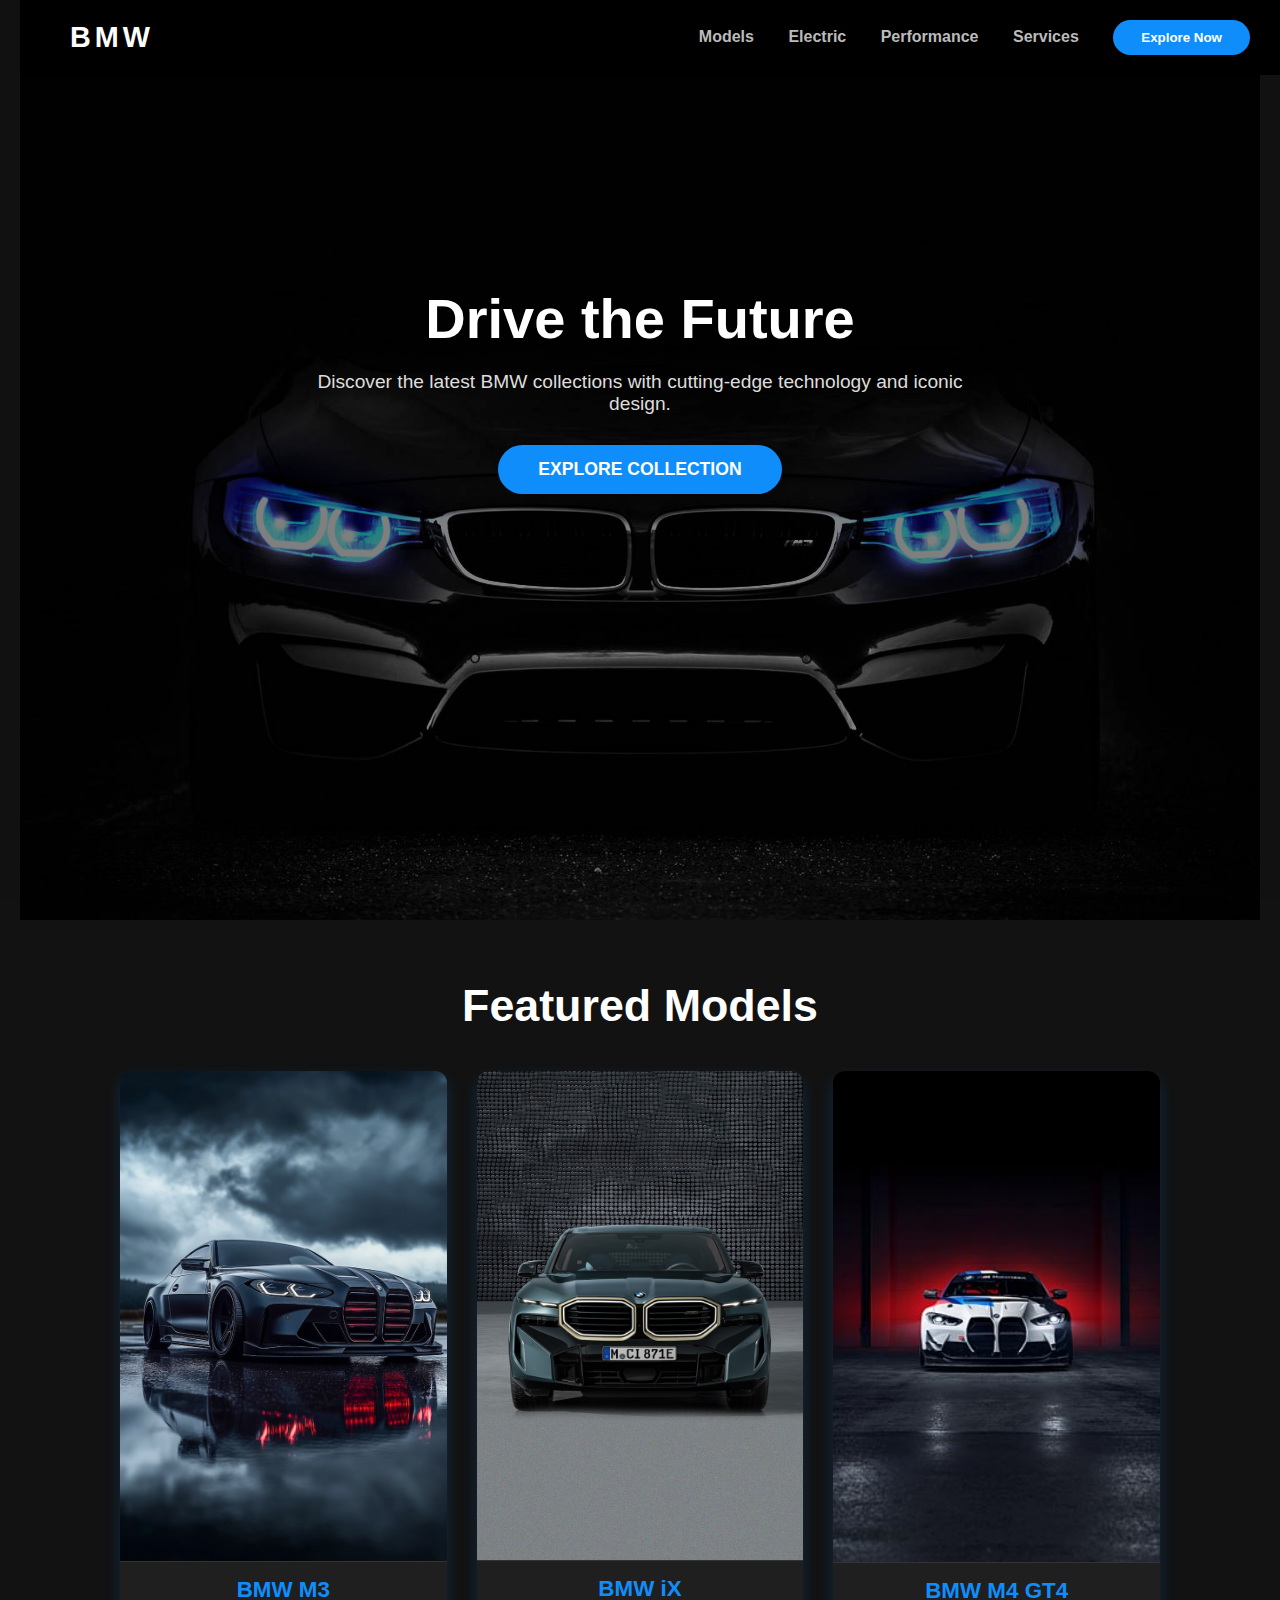
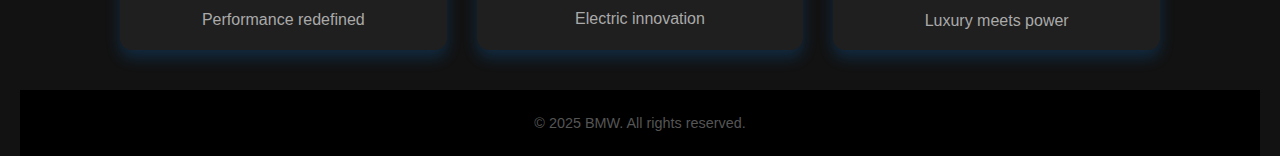
<file: index.html>
<!DOCTYPE html>
<html lang="en">

<head>
    <meta charset="UTF-8" />
    <meta name="viewport" content="width=device-width, initial-scale=1" />
    <title>BMW Collections</title>
    <link href="https://fonts.googleapis.com/css2?family=Montserrat:wght@400;700&display=swap" rel="stylesheet" />
    <link rel="stylesheet" href="style.css" />
</head>

<body>
    <header class="header">
        <div class="logo">BMW</div>
        <nav class="nav">
            <a href="./model.html">Models</a>
            <a href="#">Electric</a>
            <a href="#">Performance</a>
            <a href="#">Services</a>
            <button class="btn-primary">Explore Now</button>
        </nav>
    </header>

    <main>
        <section class="hero-section">
            <img class="hero-bg" src="./Bakground BMW 2.jpg"
                alt="BMW Hero" />
            <div class="hero-content">
                <h1>Drive the Future</h1>
                <p>Discover the latest BMW collections with cutting-edge technology and iconic design.</p>
                <a href="#" class="btn-primary btn-large">Explore Collection</a>
            </div>
        </section>
          

        <section class="models">
            <h2>Featured Models</h2>
            <div class="model-grid">
                <div class="model-card">
                    <img src="./Best Cars.jpeg"
                        alt="BMW M3" />
                    <h3>BMW M3</h3>
                    <p>Performance redefined</p>
                </div>
                <div class="model-card">
                    <img src="./BMW IX copy.jpg" height="490"
                        alt="BMW iX" />
                    <h3>BMW iX</h3>
                    <p>Electric innovation</p>
                </div>
                <div class="model-card">
                    <img src="./BMW M4 GT4.jpg"
                        alt="BMW X5" />
                    <h3>BMW M4 GT4</h3>
                    <p>Luxury meets power</p>
                </div>
            </div>
        </section>
    </main>

    <footer class="footer">
        <p>© 2025 BMW. All rights reserved.</p>
    </footer>
</body>

</html>
</file>
<file: style.css>
* {
    margin: 0;
    padding: 0;
    box-sizing: border-box;
}

body,
html {
    height: 100%;
    font-family: 'Montserrat', sans-serif;
    background: #121212;
    color: #e0e0e0;
}

.header {
    display: flex;
    justify-content: space-between;
    align-items: center;
    padding: 20px 50px;
    background: #000;
    position: fixed;
    width: 100%;
    top: 0;
    z-index: 100;
}

.logo {
    font-weight: 900;
    font-size: 1.8rem;
    color: #fff;
    letter-spacing: 4px;
}

.nav a {
    margin-right: 30px;
    color: #bbb;
    text-decoration: none;
    font-weight: 600;
    transition: color 0.3s ease;
}

.nav a:hover {
    color: #0f8efb;
}

.btn-primary {
    background-color: #0f8efb;
    color: white;
    border: none;
    padding: 10px 28px;
    border-radius: 25px;
    font-weight: 700;
    cursor: pointer;
    transition: background-color 0.3s ease;
}

.btn-primary:hover {
    background-color: #0962b0;
}

.hero {
    height: 90vh;
    display: flex;
    justify-content: center;
    align-items: center;
    text-align: center;
    padding: 0 30px;
    background: url('https://cdn.bmwblog.com/wp-content/uploads/2021/06/2021-bmw-i4-e-drive40-15.jpg') no-repeat center center/cover;
    position: relative;
    margin-top: 80px;
}

.hero::before {
    content: "";
    position: absolute;
    top: 0;
    left: 0;
    right: 0;
    bottom: 0;
    background: rgba(0, 0, 0, 0.6);
    z-index: 1;
}

.hero-text {
    position: relative;
    color: white;
    max-width: 600px;
    z-index: 2;
}

.hero-text h1 {
    font-size: 3.5rem;
    margin-bottom: 20px;
    font-weight: 900;
    text-transform: uppercase;
}

.hero-text p {
    font-size: 1.25rem;
    margin-bottom: 30px;
    font-weight: 400;
}

.btn-large {
    font-size: 1.25rem;
    padding: 15px 45px;
    text-transform: uppercase;
}

.models {
    max-width: 1100px;
    margin: 60px auto 40px;
    padding: 0 30px;
}

.models h2 {
    font-weight: 900;
    font-size: 2.8rem;
    margin-bottom: 40px;
    color: #fff;
    text-align: center;
}

.model-grid {
    display: grid;
    grid-template-columns: repeat(auto-fit, minmax(280px, 1fr));
    gap: 30px;
}

.model-card {
    background: #1f1f1f;
    border-radius: 12px;
    overflow: hidden;
    box-shadow: 0 8px 15px rgba(15, 142, 251, 0.2);
    cursor: pointer;
    transition: transform 0.3s ease, box-shadow 0.3s ease;
    text-align: center;
    padding-bottom: 20px;
}

.model-card:hover {
    transform: translateY(-10px);
    box-shadow: 0 15px 25px rgba(15, 142, 251, 0.5);
}

.model-card img {
    width: 100%;
    display: block;
    border-bottom: 1px solid #333;
}

.model-card h3 {
    margin-top: 15px;
    font-size: 1.4rem;
    font-weight: 700;
    color: #0f8efb;
}

.model-card p {
    margin-top: 8px;
    font-size: 1rem;
    color: #aaa;
}

.footer {
    text-align: center;
    padding: 25px 0;
    background: #000;
    color: #555;
    font-size: 0.9rem;
}
.hero-section {
    height: 100vh;
    background-image: url('https://cdn.bmwblog.com/wp-content/uploads/2021/06/2021-bmw-i4-e-drive40-15.jpg');
    background-size: cover;
    background-position: center;
    background-repeat: no-repeat;
    position: relative;
    display: flex;
    justify-content: center;
    align-items: center;
    text-align: center;
    padding: 0 20px;
    color: white;
}

.hero-section::before {
    content: "";
    position: absolute;
    top: 0;
    left: 0;
    right: 0;
    bottom: 0;
    background-color: rgba(0, 0, 0, 0.5);
    
    z-index: 1;
}

.hero-content {
    position: relative;
    z-index: 2;
    max-width: 700px;
}

.hero-content h1 {
    font-size: 3.5rem;
    font-weight: bold;
    margin-bottom: 20px;
}

.hero-content p {
    font-size: 1.2rem;
    margin-bottom: 30px;
    color: #ddd;
}

.btn-primary.btn-large {
    background-color: #0f8efb;
    color: white;
    padding: 14px 40px;
    text-decoration: none;
    font-weight: 700;
    border-radius: 30px;
    font-size: 1.1rem;
    display: inline-block;
    transition: background 0.3s ease;
}

.btn-primary.btn-large:hover {
    background-color: #0962b0;
}
.hero-section {
    position: relative;
    height: 100vh;
    display: flex;
    justify-content: center;
    align-items: center;
    text-align: center;
    overflow: hidden;
}

.hero-bg {
    position: absolute;
    top: 0;
    left: 0;
    width: 100%;
    height: 100%;
    object-fit: cover;
    z-index: 0;
    filter: brightness(1.8);
    
}

.hero-content {
    position: relative;
    z-index: 1;
    color: white;
    padding: 0 20px;
    max-width: 700px;
    transform: translateY(-80px);
}

.hero-content h1 {
    font-size: 3.5rem;
    margin-bottom: 20px;
}

.hero-content p {
    font-size: 1.2rem;
    margin-bottom: 30px;
    color: #ddd;
}

.btn-primary.btn-large {
    background-color: #0f8efb;
    color: white;
    padding: 14px 40px;
    border-radius: 30px;
    text-decoration: none;
    font-weight: bold;
    font-size: 1.1rem;
}






body {
    font-family: Arial, sans-serif;
    margin: 0;
    padding: 20px;
    background-color: #111;
    /* dark background */
    color: white;
}

.heading {
    text-align: center;
    font-size: 2.5rem;
    margin-bottom: 30px;
}

.card-container {
    display: grid;
    grid-template-columns: repeat(4, 1fr);
    gap: 20px;
}

.card {
    background-color: #1a1a1a;
    border-radius: 15px;
    box-shadow: 0 4px 10px rgba(0, 0, 0, 0.5);
    overflow: hidden;
    text-align: center;
    transition: transform 0.3s ease, box-shadow 0.3s ease;
}

.card img {
    width: 100%;
    height: 250px;
    object-fit: cover;
}

.card h3 {
    color: #00aaff;
    /* BMW blue */
    margin: 10px 0 5px;
}

.card p {
    color: #ccc;
    margin-bottom: 15px;
}

.card:hover {
    transform: translateY(-5px);
    box-shadow: 0 6px 20px rgba(0, 0, 0, 0.6);
}

/* Responsive: Tablet */
@media (max-width: 992px) {
    .card-container {
        grid-template-columns: repeat(2, 1fr);
    }
}

/* Responsive: Mobile */
@media (max-width: 600px) {
    .card-container {
        grid-template-columns: 1fr;
    }
}





.card {
    background-color: #1a1a1a;
    border-radius: 15px;
    box-shadow: 0 4px 10px rgba(0, 0, 0, 0.5);
    overflow: hidden;
    text-align: center;
    transition: transform 0.4s ease, box-shadow 0.4s ease, border 0.4s ease;
    border: 2px solid transparent;
}

.card img {
    width: 100%;
    height: 250px;
    object-fit: cover;
    transition: transform 0.4s ease;
}

.card:hover {
    transform: translateY(-10px) scale(1.05);
    box-shadow: 0 12px 25px rgba(0, 170, 255, 0.5);
    border: 2px solid #00aaff;
}

.card:hover img {
    transform: scale(1.1);
}

.card h3 {
    color: #00aaff;
    margin: 10px 0 5px;
    transition: color 0.4s ease;
}

.card:hover h3 {
    color: #66d0ff;
}
</file>
